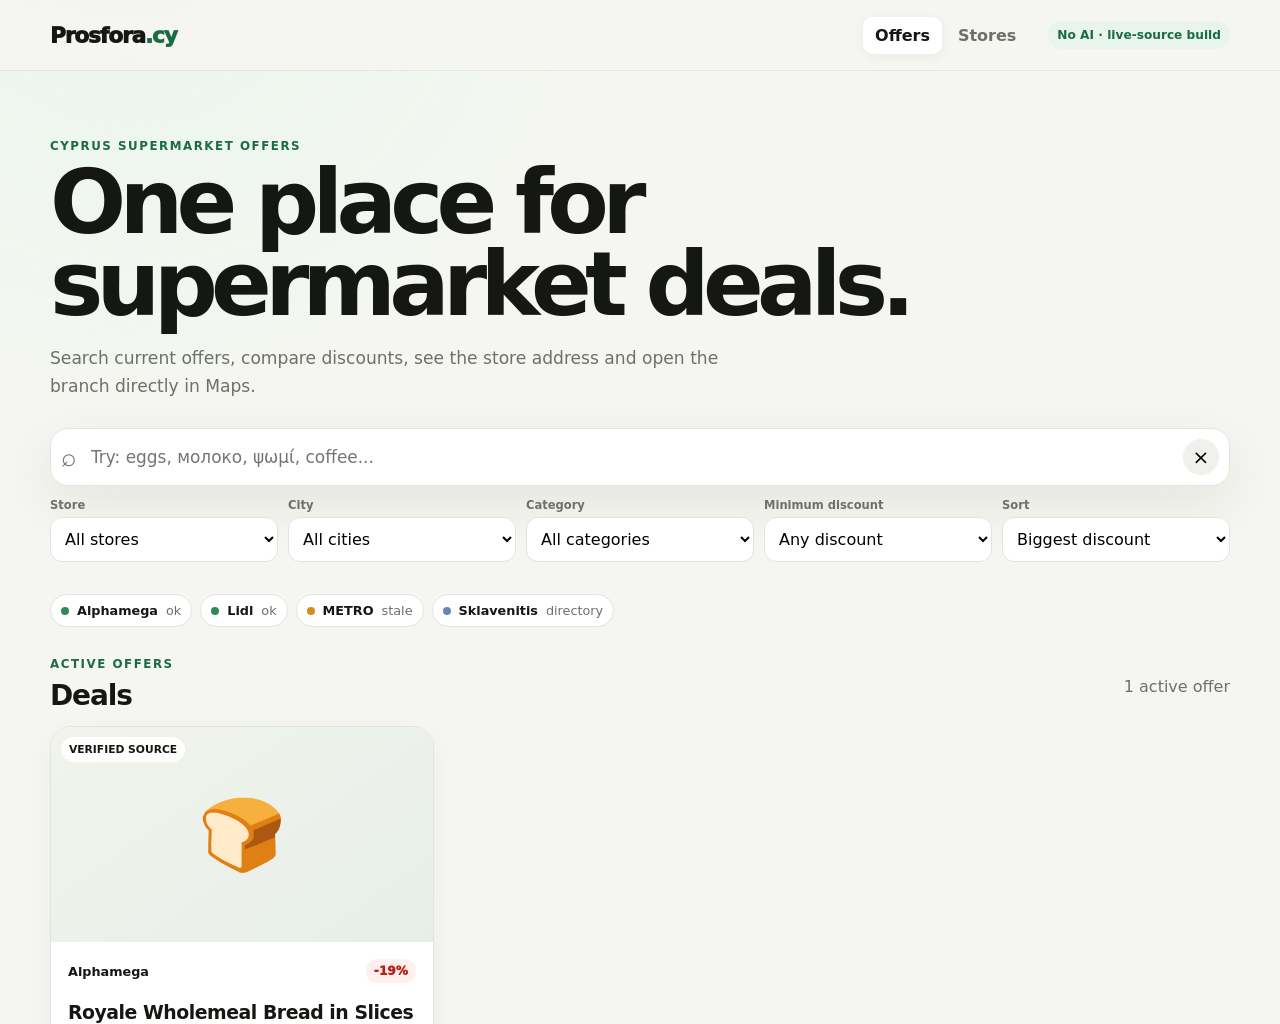
<file: index.html>
<!doctype html>
<html lang="en">
<head>
  <meta charset="utf-8" />
  <meta name="viewport" content="width=device-width, initial-scale=1" />
  <meta name="description" content="Prosfora.cy — current Cyprus supermarket offers with store addresses and maps." />
  <meta name="referrer" content="no-referrer" />
  <meta http-equiv="Content-Security-Policy" content="default-src 'self'; script-src 'self'; style-src 'self'; img-src 'self' data: https://cyprus-faq.com https://www.cyprus-faq.com https://www.brief.com.cy https://brief.com.cy https://www.paphoslife.com https://paphoslife.com https://www.alphamega.com.cy https://alphamega.com.cy https://www.lidl.com.cy https://lidl.com.cy https://www.metro.com.cy https://metro.com.cy https://sklavenitiscyprus.com.cy; connect-src 'self'; object-src 'none'; base-uri 'none'; form-action 'none'; frame-ancestors 'none'; upgrade-insecure-requests" />
  <title>Prosfora.cy — Cyprus Offers</title>
  <link rel="stylesheet" href="style.css" />
</head>
<body>
<header class="site-header"><div class="shell header-inner"><a class="brand" href="./">Prosfora<span>.cy</span></a><nav><button class="nav-tab active" data-view="offers" type="button">Offers</button><button class="nav-tab" data-view="stores" type="button">Stores</button></nav><span class="status-pill">No AI · live-source build</span></div></header>
<main class="shell">
<section class="hero"><p class="eyebrow">CYPRUS SUPERMARKET OFFERS</p><h1>One place for supermarket deals.</h1><p class="hero-copy">Search current offers, compare discounts, see the store address and open the branch directly in Maps.</p>
<div class="search-box"><span aria-hidden="true">⌕</span><label class="sr-only" for="search">Search offers</label><input id="search" type="search" maxlength="100" autocomplete="off" placeholder="Try: eggs, молоко, ψωμί, coffee..."/><button id="clear-search" type="button" aria-label="Clear search">×</button></div>
<div class="filters">
<label><span>Store</span><select id="store-filter"><option value="">All stores</option></select></label>
<label><span>City</span><select id="city-filter"><option value="">All cities</option></select></label>
<label><span>Category</span><select id="category-filter"><option value="">All categories</option></select></label>
<label><span>Minimum discount</span><select id="discount-filter"><option value="0">Any discount</option><option value="10">10%+</option><option value="20">20%+</option><option value="30">30%+</option></select></label>
<label><span>Sort</span><select id="sort-filter"><option value="discount">Biggest discount</option><option value="price-asc">Lowest price</option><option value="price-desc">Highest price</option><option value="ending">Ending soon</option></select></label>
</div></section>
<section id="source-banner" class="source-banner" aria-live="polite"></section>
<section id="offers-view" class="view active">
<div class="section-heading"><div><p class="eyebrow">ACTIVE OFFERS</p><h2>Deals</h2></div><p id="result-count" class="muted"></p></div>
<div id="offer-grid" class="offer-grid"></div><div id="empty-state" class="empty-state" hidden><h3>No matching offers</h3><p>Try another search or clear some filters.</p></div>
</section>
<section id="stores-view" class="view" hidden><div class="section-heading"><div><p class="eyebrow">STORE DIRECTORY</p><h2>Stores & branches</h2></div><p class="muted">Verified public branch information</p></div><div id="store-grid" class="store-grid"></div></section>
<section class="info-grid"><article><strong>🔒 Safer by default</strong><p>No secret API keys in browser code. Search text never becomes HTML or a network URL.</p></article><article><strong>↻ Automatic checks</strong><p>GitHub Actions can re-check official retailer pages every 6 hours and keeps last-known-good data if parsing fails.</p></article><article><strong>🌍 No AI yet</strong><p>A small deterministic alias dictionary handles common English, Russian and Greek grocery words without sending queries anywhere.</p></article></section>
</main>
<dialog id="offer-dialog" class="offer-dialog"><button id="dialog-close" class="dialog-close" type="button" aria-label="Close">×</button><div id="dialog-visual" class="dialog-visual"></div><p id="dialog-store" class="eyebrow"></p><h2 id="dialog-title"></h2><p id="dialog-meta" class="muted"></p><div class="dialog-prices"><strong id="dialog-price"></strong><span id="dialog-old-price"></span><span id="dialog-discount" class="discount-badge"></span></div><p id="dialog-valid" class="validity"></p><div class="nearest-box"><span class="nearest-label">BRANCH</span><strong id="dialog-branch"></strong><span id="dialog-address" class="muted"></span></div><div class="dialog-actions"><a id="dialog-map" class="primary-button" target="_blank" rel="noopener noreferrer">Open in Maps ↗</a><a id="dialog-store-site" class="secondary-button" target="_blank" rel="noopener noreferrer">Store website ↗</a><a id="dialog-source" class="secondary-button" target="_blank" rel="noopener noreferrer">Offer source ↗</a></div></dialog>
<footer><div class="shell"><p>Prosfora.cy · complete no-AI prototype · Always confirm the final price with the retailer.</p></div></footer>
<script src="app.js" defer></script>
</body></html>
</file>
<file: style.css>
:root{--bg:#f5f6f1;--card:#fff;--ink:#151713;--muted:#6d7167;--line:#e2e5dc;--green:#1b6c43;--green-soft:#e8f4ec;--red:#b42318;--red-soft:#fff0ed;--shadow:0 18px 50px rgba(29,35,26,.08);font-family:Inter,ui-sans-serif,system-ui,-apple-system,BlinkMacSystemFont,"Segoe UI",sans-serif}*{box-sizing:border-box}html{background:var(--bg);color:var(--ink)}body{margin:0;background:radial-gradient(circle at 10% -5%,#e9f6ed 0,transparent 30rem),var(--bg)}button,input,select{font:inherit}button{cursor:pointer}a{color:inherit}.shell{width:min(1180px,calc(100% - 32px));margin:auto}.site-header{position:sticky;top:0;z-index:30;border-bottom:1px solid rgba(226,229,220,.88);background:rgba(245,246,241,.9);backdrop-filter:blur(18px)}.header-inner{height:70px;display:flex;align-items:center;gap:20px}.brand{font-size:1.35rem;font-weight:950;letter-spacing:-.05em;text-decoration:none}.brand span{color:var(--green)}nav{display:flex;gap:4px;margin-left:auto}.nav-tab{border:0;background:transparent;padding:9px 12px;border-radius:10px;color:var(--muted);font-weight:800}.nav-tab.active{background:#fff;color:var(--ink);box-shadow:0 3px 12px rgba(0,0,0,.05)}.status-pill{font-size:.76rem;font-weight:850;color:var(--green);background:var(--green-soft);padding:7px 9px;border-radius:999px}.hero{padding:68px 0 28px}.eyebrow{font-size:.74rem;letter-spacing:.13em;font-weight:900;color:var(--green);margin:0 0 8px}.hero h1{font-size:clamp(2.7rem,7vw,5.8rem);line-height:.92;letter-spacing:-.075em;max-width:900px;margin:0 0 18px}.hero-copy{font-size:1.07rem;color:var(--muted);line-height:1.65;max-width:700px}.search-box{display:flex;align-items:center;gap:10px;background:#fff;border:1px solid var(--line);border-radius:18px;padding:8px 10px;margin-top:28px;box-shadow:var(--shadow)}.search-box>span{font-size:1.6rem;color:var(--muted)}.search-box input{flex:1;min-width:0;border:0;outline:0;padding:10px 4px;font-size:1.06rem;background:transparent}.search-box button{border:0;background:#f0f1ec;width:36px;height:36px;border-radius:50%;font-size:1.25rem}.filters{display:grid;grid-template-columns:repeat(5,minmax(0,1fr));gap:10px;margin-top:12px}.filters label{display:flex;flex-direction:column;gap:5px}.filters label span{font-size:.72rem;color:var(--muted);font-weight:800}.filters select{min-width:0;border:1px solid var(--line);background:#fff;border-radius:12px;padding:11px 10px;outline:0}.filters select:focus,.search-box:focus-within{box-shadow:0 0 0 3px rgba(27,108,67,.12)}.source-banner{display:flex;gap:8px;flex-wrap:wrap;margin:4px 0 30px}.source-chip{display:flex;gap:8px;align-items:center;padding:8px 10px;background:#fff;border:1px solid var(--line);border-radius:999px;font-size:.8rem}.source-dot{width:8px;height:8px;border-radius:50%;background:#aaa}.source-dot.ok{background:#2d8b57}.source-dot.stale{background:#d58b22}.source-dot.directory{background:#6885b5}.section-heading{display:flex;justify-content:space-between;align-items:end;gap:16px;margin-bottom:14px}.section-heading h2{font-size:1.75rem;letter-spacing:-.04em;margin:0}.muted{color:var(--muted)}.offer-grid{display:grid;grid-template-columns:repeat(3,minmax(0,1fr));gap:14px}.offer-card{display:flex;flex-direction:column;overflow:hidden;background:var(--card);border:1px solid var(--line);border-radius:21px;box-shadow:0 10px 28px rgba(29,35,26,.04);transition:transform .15s ease,box-shadow .15s ease}.offer-card:hover{transform:translateY(-2px);box-shadow:0 18px 38px rgba(29,35,26,.08)}.product-visual{position:relative;display:grid;place-items:center;aspect-ratio:16/9;background:linear-gradient(145deg,#f1f4ed,#e7eee8);font-size:4.4rem;overflow:hidden}.product-visual img{width:100%;height:100%;object-fit:contain;background:#fff}.verified-badge{position:absolute;top:10px;left:10px;border-radius:999px;background:rgba(255,255,255,.9);backdrop-filter:blur(8px);padding:6px 8px;font-size:.67rem;font-weight:900}.offer-body{display:flex;flex-direction:column;flex:1;padding:17px}.offer-top{display:flex;justify-content:space-between;gap:10px;align-items:center}.store-name{font-size:.8rem;font-weight:900}.discount-badge{padding:5px 8px;border-radius:999px;background:var(--red-soft);color:var(--red);font-size:.76rem;font-weight:950}.offer-card h3{font-size:1.18rem;line-height:1.18;letter-spacing:-.025em;margin:18px 0 7px}.offer-meta{font-size:.83rem;color:var(--muted);line-height:1.45}.prices{display:flex;align-items:baseline;gap:9px;margin-top:auto;padding-top:18px}.new-price{font-size:1.8rem;font-weight:950;letter-spacing:-.045em}.old-price{text-decoration:line-through;color:var(--muted);font-size:.86rem}.validity{font-size:.78rem;color:var(--muted);margin:8px 0 0}.card-actions{display:flex;gap:8px;margin-top:15px}.details-button,.source-button,.primary-button,.secondary-button{display:inline-flex;align-items:center;justify-content:center;border-radius:10px;padding:10px 11px;font-weight:850;text-decoration:none;font-size:.82rem}.details-button,.primary-button{border:0;background:var(--green);color:#fff}.source-button,.secondary-button{border:1px solid var(--line);background:#fff}.source-button{margin-left:auto}.empty-state{padding:38px;border:1px dashed var(--line);border-radius:18px;background:rgba(255,255,255,.65);text-align:center}.store-grid{display:grid;grid-template-columns:repeat(2,minmax(0,1fr));gap:16px}.store-card{overflow:hidden;background:#fff;border:1px solid var(--line);border-radius:22px}.store-photo{position:relative;height:230px;background:#edf0ea}.store-photo img{width:100%;height:100%;object-fit:cover}.photo-credit{position:absolute;right:8px;bottom:8px;background:rgba(255,255,255,.92);padding:5px 7px;border-radius:8px;font-size:.66rem;text-decoration:none}.store-content{padding:18px}.store-card h3{font-size:1.4rem;margin:0}.feed-chip{display:inline-block;margin:8px 0 14px;padding:5px 7px;border-radius:999px;background:var(--green-soft);color:var(--green);font-size:.7rem;font-weight:900}.branch-list{display:grid;gap:8px}.branch{display:flex;gap:10px;align-items:start;padding:10px;background:#f7f8f4;border-radius:12px}.branch strong{display:block;font-size:.87rem}.branch span{font-size:.78rem;color:var(--muted)}.branch a{margin-left:auto;white-space:nowrap;font-size:.76rem;font-weight:850;color:var(--green)}.store-links{display:flex;gap:8px;margin-top:15px}.info-grid{display:grid;grid-template-columns:repeat(3,1fr);gap:12px;margin:50px 0}.info-grid article{padding:18px;border:1px solid var(--line);border-radius:18px;background:rgba(255,255,255,.72)}.info-grid strong{font-size:.95rem}.info-grid p{font-size:.83rem;color:var(--muted);line-height:1.5;margin:8px 0 0}.offer-dialog{width:min(620px,calc(100% - 28px));border:0;border-radius:24px;padding:24px;box-shadow:0 35px 100px rgba(0,0,0,.25)}.offer-dialog::backdrop{background:rgba(15,18,14,.48);backdrop-filter:blur(4px)}.dialog-close{position:absolute;right:15px;top:15px;border:0;background:#eef0ea;border-radius:50%;width:36px;height:36px;font-size:1.35rem}.dialog-visual{height:190px;display:grid;place-items:center;font-size:6rem;background:#eef2eb;border-radius:17px;margin-bottom:20px;overflow:hidden}.dialog-visual img{width:100%;height:100%;object-fit:contain;background:#fff}.offer-dialog h2{font-size:1.8rem;line-height:1.05;letter-spacing:-.045em;margin:0 40px 8px 0}.dialog-prices{display:flex;align-items:center;gap:10px;margin:20px 0}.dialog-prices strong{font-size:2.2rem}.dialog-prices>span:nth-child(2){text-decoration:line-through;color:var(--muted)}.nearest-box{display:flex;flex-direction:column;gap:5px;background:#f4f6f1;border-radius:14px;padding:14px;margin:18px 0}.nearest-label{font-size:.68rem;letter-spacing:.1em;font-weight:900;color:var(--green)}.dialog-actions{display:flex;flex-wrap:wrap;gap:8px}.view[hidden]{display:none!important}footer{border-top:1px solid var(--line);padding:24px 0 40px;color:var(--muted);font-size:.82rem}.sr-only{position:absolute;width:1px;height:1px;padding:0;margin:-1px;overflow:hidden;clip:rect(0,0,0,0);white-space:nowrap;border:0}@media(max-width:940px){.filters{grid-template-columns:repeat(2,minmax(0,1fr))}.offer-grid{grid-template-columns:repeat(2,minmax(0,1fr))}.status-pill{display:none}}@media(max-width:670px){.header-inner{gap:8px}.hero{padding-top:42px}.filters{grid-template-columns:1fr}.offer-grid,.store-grid,.info-grid{grid-template-columns:1fr}.section-heading{align-items:start;flex-direction:column}.nav-tab{padding:8px}.store-photo{height:190px}}
</file>
